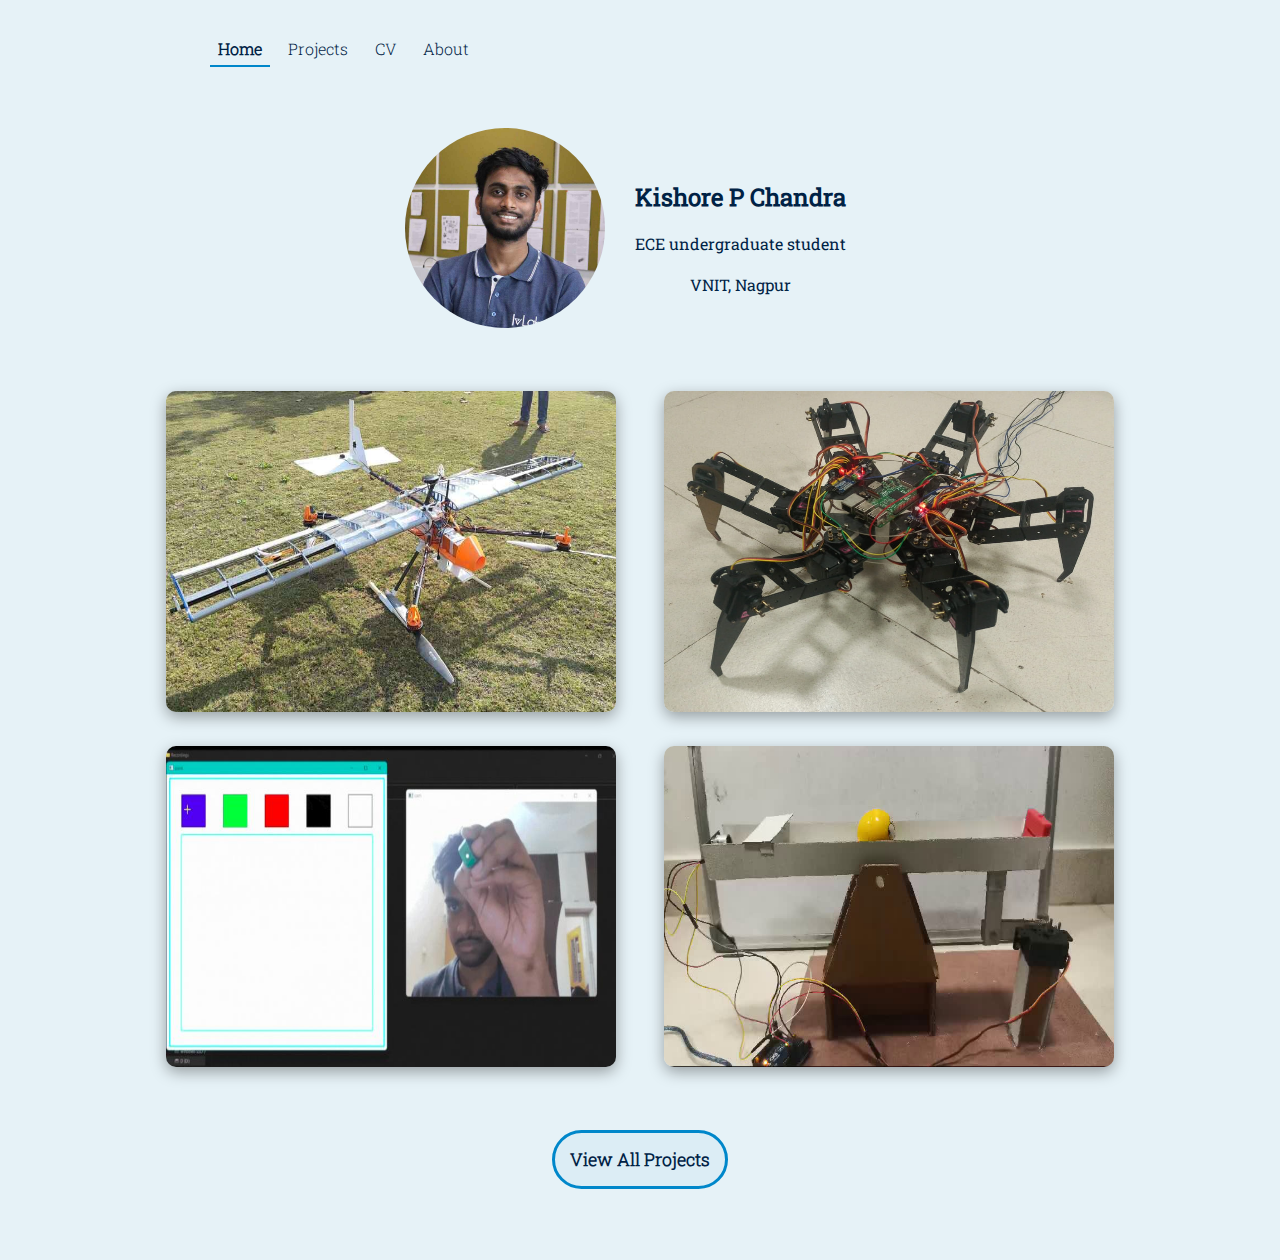
<file: index.html>
<!DOCTYPE html>
<html>
  <head>
    <title>Kishore's Portfolio</title>
    <meta name="viewport" content="width=device-width, initial-scale=1.0" />
    <link rel="stylesheet" href="style.css" />
  </head>
  <body>

    <header>
      <div class="nav_container">
       <a class="nav_buttons" href="index.html"><div class="nav_item"><div class="active">Home</div></div></a>
       <a class="nav_buttons" href="projects.html"><div class="nav_item">Projects</div></a>
        <a class="nav_buttons"
            href="https://drive.google.com/file/d/14_1UkNv0F2eDc0gkDoD9o1ysf11jDJ4R/view?usp=sharing"
            target="_blank"><div class="nav_item">CV</div></a>
        <a class="nav_buttons" href="about_me.html"><div class="nav_item">About</div></a></div>
    </header>

    <main>
      <div class="intro">
        <div id="my_image"></div>
        <div class="description">
          <div class="details" id="name">Kishore P Chandra</div>
          <div class="details">ECE undergraduate student</div>
          <div class="details">VNIT, Nagpur</div>
          <!-- <div class="description_2"> place_holder</div> -->
        </div>
      </div>
      <!-- <div class="project_list"> -->
        <div class="project_grid">
          <a class="figure" href="projects/vtol/vtol.html" 
            style="background-image: url('projects/vtol/images/src_img_LowRes.jpg');"> 
            <div class="project_description_home"><b>VTOL</b> 
            <br> A vertical take off and landing aircraft designed to carry a payload of upto 250g.  
          </div>
        </a>

          <a class="figure" href="projects/hexapod/hexapod.html"
            style="background-image: url('projects/hexapod/images/src_img_2_LowRes.jpg');"> 
            <div class="project_description_home"><b>Hexapod</b> 
              <br> A six-legged robot capable of omni-directional locomotion and inertial stabilization. 
            </div>
          </a>
         
          <a class="figure" href="projects/air_canvas/air_canvas.html" 
            style="background-image: url('projects/air_canvas/images/src_img_LowRes.jpg');"> 
            <div class="project_description_home"><b>Air Canvas</b> 
              <br> An application that tracks the motion of a colored object and maps it onto a virtual canvas.  
            </div>
          </a>

          <a class="figure" href="projects/ball_beam_system/ball_beam_system.html"
          style="background-image: url('projects/ball_beam_system/images/src_img_LowRes.jpg');"> 
          <div class="project_description_home"><b>Ball and Beam system</b> 
            <br> A control system that tries to balance a ball in the center of the beam. 
          </div>
          </a>

        </div>
      <!-- </div> -->
      <a class="custom_button" id="view_all_projects" href="projects.html">  View All Projects </a>
    </main>
  </body>
</html>
</file>
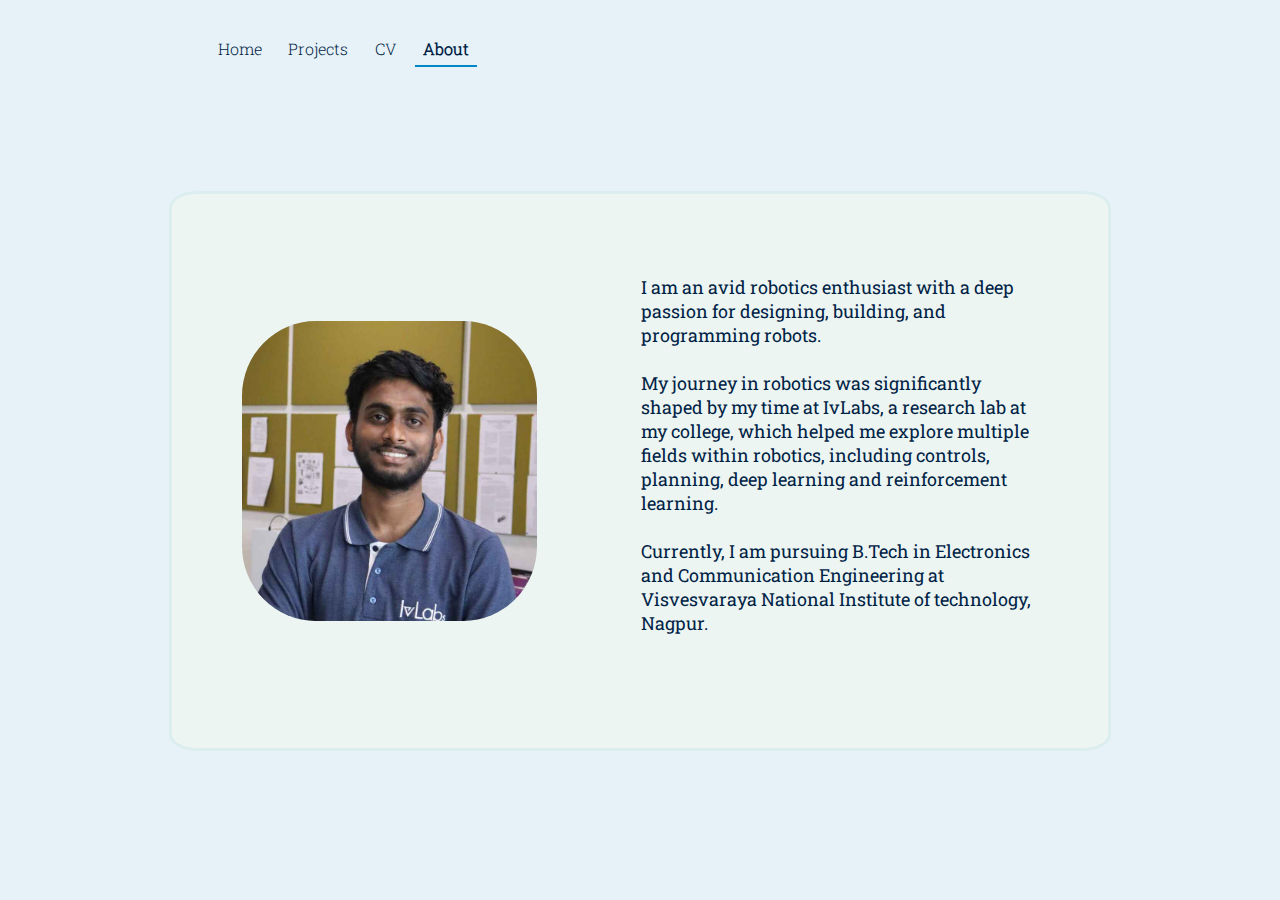
<file: about_me.html>
<!DOCTYPE html>
<html>
  <head>
    <title>Kishore's Portfolio</title>
    <meta name="viewport" content="width=device-width, initial-scale=1.0" />
    <link rel="stylesheet" href="style.css" />
  </head>
  <body>
    <header>
      <div class="nav_container">
        <a class="nav_buttons" href="index.html"><div class="nav_item">Home</div></a>
        <a class="nav_buttons" href="projects.html"><div class="nav_item">Projects</div></a>
        <a class="nav_buttons" 
            href="https://drive.google.com/file/d/14_1UkNv0F2eDc0gkDoD9o1ysf11jDJ4R/view?usp=sharing"
            target="_blank"><div class="nav_item">CV</div></a>
        <a class="nav_buttons" href="about_me.html"><div class="nav_item"><div class="active">About</div></div></a></div>
    </header>
    <main>
      <div class = about_me_container>
        <div id="my_image_about"></div>
      <div class="about_me_info">
        <ul>
          
        I am an avid robotics enthusiast with a deep passion for designing, building, and programming robots. <br> <br>
        My journey in robotics was significantly shaped by my time at IvLabs, a research lab at my college, which helped me explore multiple fields within robotics, including 
        controls, planning, deep learning and reinforcement learning. <br> <br>
        Currently, I am pursuing B.Tech in Electronics and Communication Engineering at Visvesvaraya National Institute of technology, Nagpur.
      </ul>
      </div>
      </div>
    </main>
  </body>
</html>
</file>
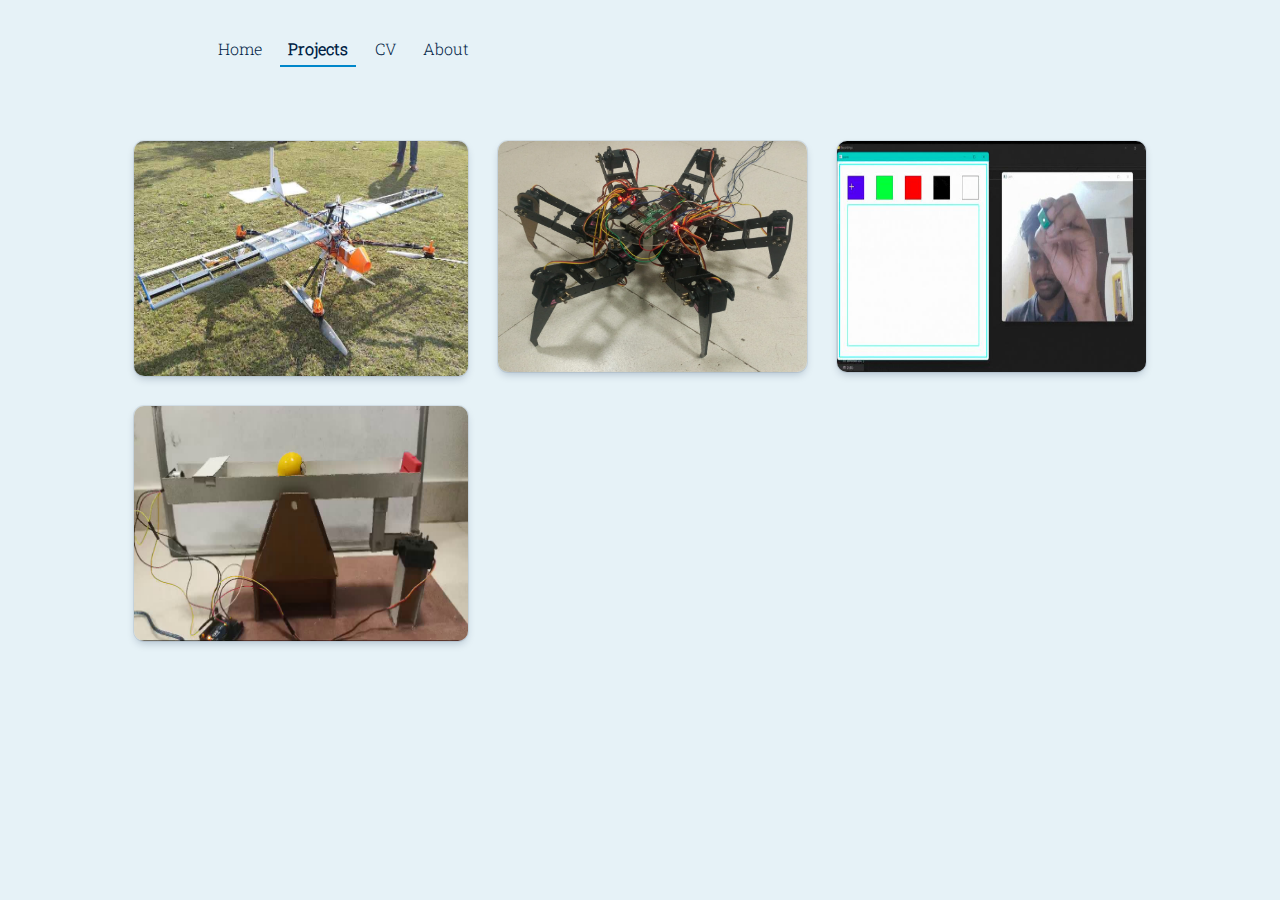
<file: projects.html>
<!DOCTYPE html>
<html>
  <head>
    <title>Kishore's Portfolio</title>
    <meta name="viewport" content="width=device-width, initial-scale=1.0" />
    <link rel="stylesheet" href="style.css" />
  </head>
  <body>
    <header>
      <div class="nav_container">
        <a class="nav_buttons" href="index.html"><div class="nav_item">Home</div></a>
        <a class="nav_buttons" href="projects.html"><div class="nav_item"><div class="active">Projects</div></div></a>
        <a class="nav_buttons"
            href="https://drive.google.com/file/d/14_1UkNv0F2eDc0gkDoD9o1ysf11jDJ4R/view?usp=sharing"
            target="_blank"><div class="nav_item">CV</div></a>
        <a class="nav_buttons" href="about_me.html"><div class="nav_item">About</div></a></div>
    </header>
    <main>
      <div class="project_grid" id="project_page_grid">
        <a class="figure" href="projects/vtol/vtol.html" 
        style="background-image: url('projects/vtol/images/src_img_LowRes.jpg');"> 
        <div class="project_description_home"><b>VTOL</b> 
        <br> A vertical take off and landing aircraft designed to carry a payload of upto 250g.  
      </div>
    </a>

      <a class="figure" href="projects/hexapod/hexapod.html"
        style="background-image: url('projects/hexapod/images/src_img_2_LowRes.jpg');"> 
        <div class="project_description_home"><b>Hexapod</b> 
          <br> A six-legged robot capable of omni-directional locomotion and inertial stabilization. 
        </div>
      </a>
     
      <a class="figure" href="projects/air_canvas/air_canvas.html" 
        style="background-image: url('projects/air_canvas/images/src_img_LowRes.jpg');"> 
        <div class="project_description_home"><b>Air Canvas</b> 
          <br> An application that tracks the motion of a colored object and maps it onto a virtual canvas.  
        </div>
      </a>

      <a class="figure" href="projects/ball_beam_system/ball_beam_system.html"
      style="background-image: url('projects/ball_beam_system/images/src_img_LowRes.jpg');"> 
      <div class="project_description_home"><b>Ball and Beam system</b> 
        <br> A control system that tries to balance a ball in the center of the beam. 
      </div>
      </a>      
    </div>
    </main>
  </body>
</html>
</file>
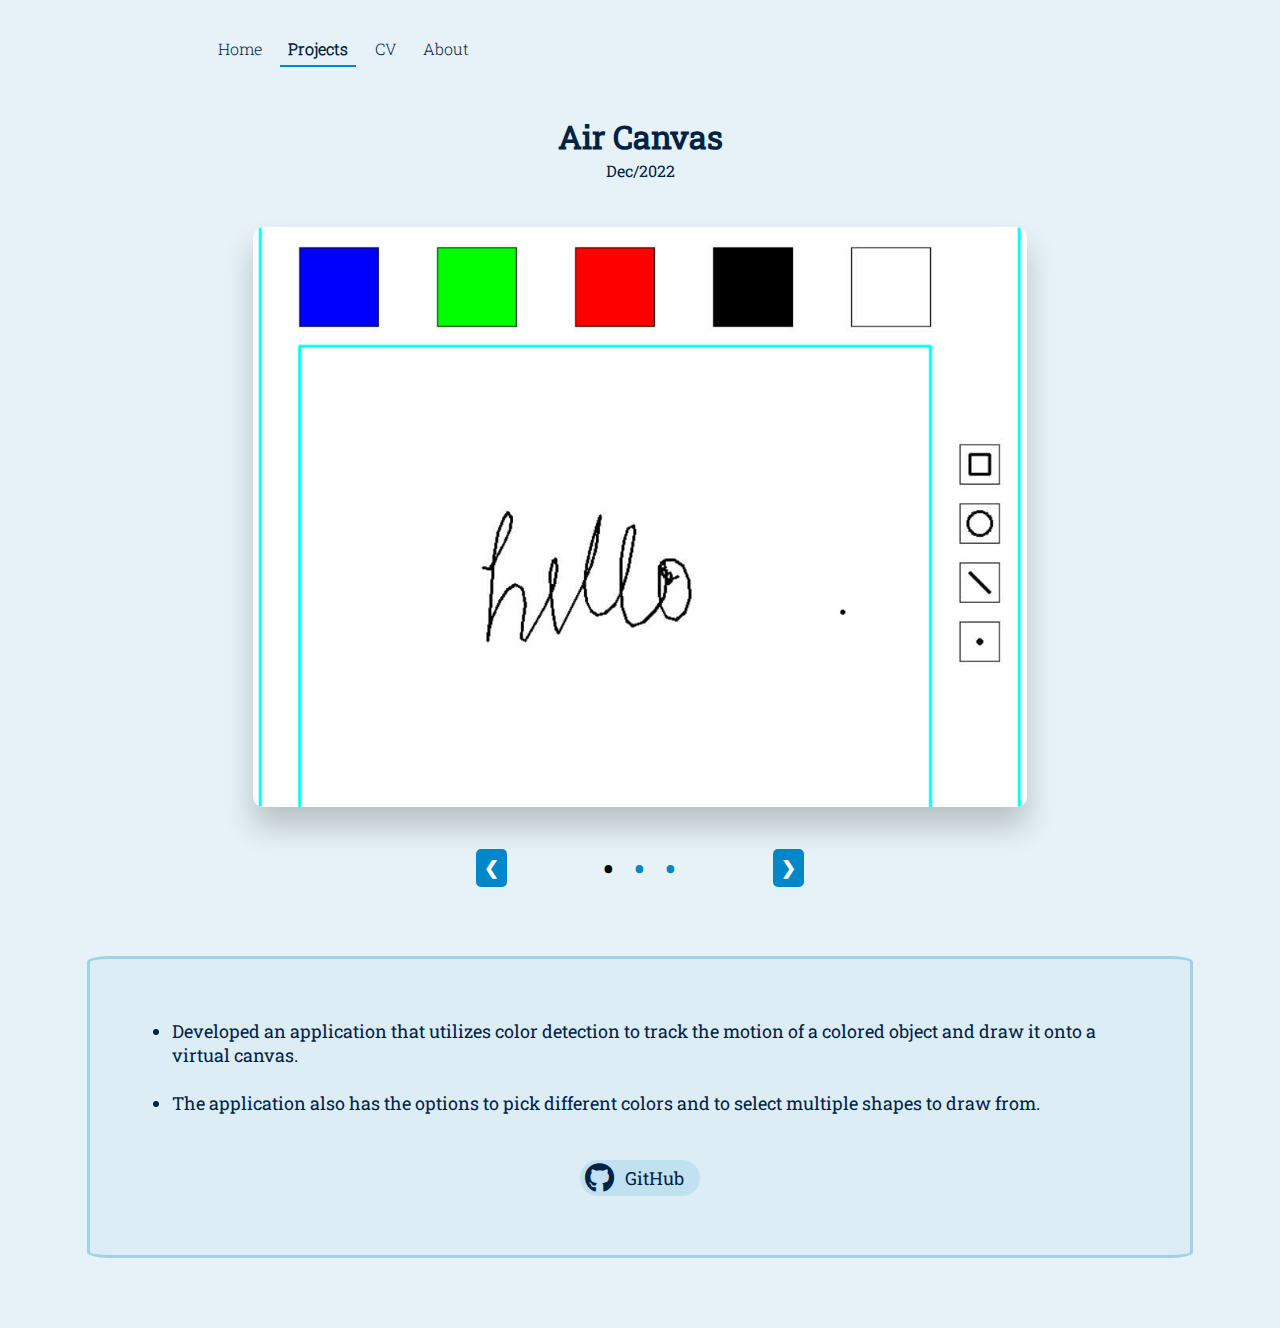
<file: projects/air_canvas/air_canvas.html>
<!DOCTYPE html>
<html>
  <head>
    <title>Kishore's Portfolio</title>
    <meta name="viewport" content="width=device-width, initial-scale=1.0" />
    <link rel="stylesheet" href="../../style.css" />
    <link rel="stylesheet" href="../project_template.css" />
    <link rel="stylesheet" href="https://use.fontawesome.com/releases/v5.6.1/css/all.css">
    <script src="https://ajax.googleapis.com/ajax/libs/jquery/3.5.1/jquery.min.js"></script>
    
  </head>
  <body>
    <script src="../project_template.js" defer></script> 
    <header>
      <div class="nav_container">
        <a class="nav_buttons" href="../../index.html"><div class="nav_item">Home</div></a>
        <a class="nav_buttons" href="../../projects.html"><div class="nav_item"><div class="active">Projects</div></div></a>
        <a class="nav_buttons"
            href="https://drive.google.com/file/d/14_1UkNv0F2eDc0gkDoD9o1ysf11jDJ4R/view?usp=sharing"
            target="_blank"><div class="nav_item">CV</div></a>
        <a class="nav_buttons" href="../../about_me.html"><div class="nav_item">About</div></a></div>
    </header>
    
    <main>
        <div class="project_description">
            <div id="name"> Air Canvas</div>
            <div id="data">Dec/2022</div>
            <div id="project_header" > 
            <div id="scroll_container">
            <div id="project_image_scroll" >
                <img class="project_image" src="images/src_img_2_LowRes.jpg" alt="Could not load image"/>
                <!-- <img class="project_image" src="images/src_img_LowRes.jpg" alt="Could not load image"/> -->
                <img class="project_image" src="images/src_img_3_LowRes.jpg" alt="Could not load image"/>

                <video class="project_image" autoplay loop muted>
                    <source src="images/air_canvas_hello.mp4" type="video/mp4">
                    Your browser does not support the video format.
                </video> 
            </div>
            <div id="scroll_buttons">
                <button id="slideLeft" type="button"> &#10094</button>
                <div id="scroll_dot">
                    <var id="num_images" style="display: none;" >3</var>
                    <div id="1" class="dot">&#8226</div>
                    <div id="2" class="dot">&#8226</div>
                    <div id="3" class="dot">&#8226</div>
                    <!-- <div id="4" class="dot">&#8226</div> -->
                </div>
                <button id="slideRight" type="button"> &#10095 </button>
            </div>
            </div>
            <div id="project_details">
                <div id="project_points"> 
                <ul>
                  <li>Developed an application that utilizes color detection to track the motion of a colored object and draw it onto a virtual canvas.</li><br>
                  <li>The application also has the options to pick different colors and to select multiple shapes to draw from.</li>
                </ul>
                </div>
              <div class="project_links">
                <a class="project_link"  href="https://github.com/k1sh0re/Air_Canvas" target="_blank">
                  <i class="fab fa-github" style='font-size:30px'></i>
                  <div class="link_name" >GitHub</div>
                </a>
                <!-- <a class="project_link"  href="https://youtu.be/rR-bNVElDwI" target="_blank">
                  <i class="fab fa-youtube" style='font-size:30px'></i>
                  <div class="link_name" >YouTube</div>
                </a> -->

              </div>
            </div>
            </div>
            
    </div>
    </main>
  </body>
</html>
</file>
<file: style.css>
@font-face {
  src: url("fonts/RobotoSlab-Light.ttf");
  font-family: RobotoSlab_light;
}

@font-face {
  src: url("fonts/RobotoSlab-Regular.ttf");
  font-family: RobotoSlab_regular;
}

@font-face {
  src: url("fonts/RobotoSlab-Thin.ttf");
  font-family: RobotoSlab_thin;
}

body {
  background-color: #e6f2f7;
  color: #002245;
  font-family: RobotoSlab_regular,  sans-serif;
  display: flex;
  flex-direction: column;
}

header {
  height: 20%;
  font-family: RobotoSlab_light, sans-serif;
  /* position: -webkit-sticky;
    position: sticky;   
    top: 0; */
  display: flex;
  flex-direction: row;
  padding: 10px;
  z-index: 1000;
}

/* Sets style for navigation buttons on top left */

.nav_container {
  display: flex;
  margin-left: 15%;
  margin-top: 1%;
  width: 100%;
}
.nav_buttons {
  display: flex;
  color: #002245;
  align-items: center;
  margin: 0% 0.5%;
  padding: 8px;
  position: relative;
}

/* Sets the properties for hyper links */
a {
  text-decoration: none;
  color:inherit;
}

.nav_item::after {
  content: "";
  position: absolute;
  width: 100%;
  transform: scaleX(0);
  height: 2px;
  bottom: 0;
  left: 0;
  background-color: #002245;
  transform-origin: bottom right;
  transition: transform 0.25s ease-out;
}
.nav_item:hover::after {
  transform: scaleX(1);
  transform-origin: bottom left;
  color: #002245;
}

.active::after {
  content: "";
  position: absolute;
  width: 100%;
  transform: scaleX(1);
  height: 2px;
  bottom: 0;
  left: 0;
  background-color: #0087ca;
}

.active {
  font-weight: bold;
}

/* Sets the style for main part of the body */
main {
  display: flex;
  flex-direction: column;
  align-items: center;
  justify-items: center;
  margin-top: 4%;

}
.intro {
  display: flex;
  flex-flow: row wrap;
  align-items: center;
  justify-content: center;
  animation: fade-in ease 0.5s;
  animation-iteration-count: 1;
  animation-fill-mode: forwards;

}

@keyframes fade-in {
  0% {
    opacity: 0;
  }
  100% {
    opacity: 1;
  }
}

#my_image {
  height: 200px;
  width: 200px;
  margin: 20px, 5px;
  border-radius: 50%;
  background-image: url("images/meLowRes.jpg");
  background-size: 100% 100%;
  background-position: center; 
}

.description {
  display: flex;
  flex-direction: column;
  align-items: center;
  justify-content: center;
  margin-top: 20px;
}

.details {
  margin: 10px 30px;
}

#name {
  font-weight: bold;
  font-size: x-large;
}

.project_grid {

  width: 75%;
  display: grid;
  grid-template-columns: 47.5% 47.5%;
  gap: 5%;
  margin-top: 5%;
  animation: fade-in ease-in 0.15s;
  animation-iteration-count: 1;
  animation-fill-mode: forwards;
}

.figure {
  width: 100%;
  height: auto;
  max-height: 100%; 
  display: flex;
  flex-direction: column;
  overflow: hidden;
  margin: 0;
  aspect-ratio: 4/3;
  border-radius: 10px;
  align-items: center;
  justify-content:end;
  box-shadow: rgba(0, 0, 0, 0.35) 0px 5px 15px;
  background-size: 100% 100%;
  background-position: center; 
  transition: background-size 0.2s;}

.figure:hover{
  background-size: 110% 110%;; 
}

.figure:hover .project_description_home{
    visibility: visible;
    animation:  0.25s slide-up;
}
@keyframes slide-up {
  from {
    margin-bottom: -5%;
  }
  to {
    margin-bottom: 0%;
  }
}
.project_description_home {
    visibility: hidden;
    text-align: center;
    width: 100%;
    background-color:rgba(240, 248, 255, 0.7);
    padding: 2%;
}

#project_page_grid{
  grid-template-columns: 33% auto auto;
  gap: 3%;
  row-gap: 6%;
  margin-top: 1%;
  /* justify-content: center; */
  width: 80%;

}

#project_page_grid .figure{
  box-shadow: rgba(9, 30, 66, 0.25) 0px 4px 8px -2px, rgba(9, 30, 66, 0.08) 0px 0px 0px 1px;  font-size: 110%;
}

.custom_button{
  font-size: 110%;
  font-family: RobotoSlab_light, sans-serif;
  font-weight: bold;
  padding: 15px;
  margin: 5%;
  border: #0087ca solid ;
  background-color:#0087ca0b  ;
  border-radius: 30px;
  transition: font-size 0.2s;
}

.custom_button:hover{
  font-size: 120%;
} 


.about_me_container{
  margin-top: 5%;
  display: flex;
  width: 70%;
  height: auto;
  flex-direction: row;
  align-self: center;
  justify-content: center;
  align-items: center;
  background-color:#fdfce74d ;
  border-radius: 3% 3% 3% 3%  !important;
  border-style: solid;
  border-color: #0087ca11;
  padding: 2%;
  animation: fade-in ease 0.5s;
  animation-iteration-count: 1;
  animation-fill-mode: forwards;
}

#my_image_about {
  height: 300px;
  width: 300px;
  margin: 0px, 5px;
  margin-left: 5%;
  border-radius: 25% 25%;
  background-image: url("images/meLowRes.jpg");
  background-size: 100% 100%;
  background-position: center; 
}

.about_me_info{
  width: 50%;
  /* margin: 20px 10%; */

  display: flex;
  /* flex-direction: column; */
  flex-direction: column;
  align-items: center;
  justify-content: center;
  margin: 2% 3% 0 5%;
  margin-bottom: 50px;
  font-size: large;
  overflow-x: hidden;
  padding: 20px;
}





@media only screen and (max-width: 700px) {
  .header {
    display: flex;
    flex-direction: row;
  }
  .nav_container {
    display: flex;
    margin-left: 0%;
    margin-top: 1%;
    justify-content: center;
  }
  .nav_buttons {
    margin: 0% 2%;
  }

  .project_description_home{
    visibility: visible;
    font-size:80%;
}
}
@media only screen and (max-width: 1000px) {
  .project_grid {
    display: grid;
    grid-template-columns: 100%;
    grid-template-rows: auto;
    margin-bottom: 5%;
    margin-top: 10%;
    justify-self: stretch;
  }

  #project_page_grid{
    display: grid;
    grid-template-columns: 100%;
    grid-template-rows: auto;
    margin-bottom: 5%;
    margin-top: 5%;
    justify-self: stretch;
    row-gap: 3%;
  }
}

@media only screen and (max-width: 1000px) {
  .about_me_container{
    margin-top: 2%;
    flex-direction: column;  }
  

  .about_me_info{
    width: 90%;}

    #my_image_about {
    margin-top: 100px;
    }
  }
</file>
<file: projects/project_template.css>
main {
    display: flex;
    flex-direction: column;
    align-items: center;
    justify-items: center;
    margin-top: 1%;
  }

.project_description {
    display: flex;
    flex-direction: column;
    width: 100%;
    align-items: center;
    justify-content: center;
    animation: fade-in ease 0.5s;
    animation-iteration-count: 1;
    animation-fill-mode: forwards;
    overflow-x: hidden;
    max-width: 100%;
}

#name{
    font-weight: bold;
    font-size: xx-large;
    margin-top: 1%;
    margin-bottom: 2px;
}
#project_header{
    display: flex;
    max-width: 95%;
    flex-direction: row;
    align-items: center;
    justify-content: space-between;
    margin: 1% 0%;

}

#project_details {
    display: flex;
    /* flex-direction: column; */
    flex-direction: column;
    align-items: center;
    justify-content: center;
    margin: 0% 5%;
    margin-bottom: 50px;
    font-size: large;
    overflow-x: hidden;
    width: 45%;
    height: 100%;
    background-color:#0087ca0b  ;
    border-radius: 2%;
    border-style: solid;
    border-color: #0087ca48;
    
}
#project_points{
    padding: 3%;
}


.project_links{
    display: flex;
    flex-direction: row;
    align-items: center;
    justify-content: center;
    margin-bottom: 5%;
    height: 25px;
    
    
}
.project_link{
    display: flex;
    flex-direction: row;
    align-items: center;
    justify-content: center;
    height: 100%;
   
    font-size: 100%;
    margin: 0% 3%; 
    padding: 5%;
    border-radius: 25px;
    text-align: center;
    /* transition: font-size  0.2s; */
    transition: background-color 0.2s;
    background-color: #0087ca1f;
    color: #002245;

}



.project_link:hover{
    /* font-size: 105%; */
    background-color: #0087ca3f;
  }

  
.link_name{
    margin: 5px ;
    width: 70px;
}

#scroll_container{
    display: flex;
    flex-direction: column;
    align-items: center;
    justify-content: center;
    width: 50%;

}

#project_image_scroll {
    margin: 4%;
    /* display: flex; */
    overflow-x: auto; 
    overflow-y: hidden; 
    white-space: nowrap; 
    scroll-snap-type: x mandatory;
    -ms-overflow-style: none; 
    scrollbar-width: none;
    border-radius: 10px !important;
    box-shadow: rgba(0, 0, 0, 0.2) 0px 20px 30px;
}

#project_image_scroll::-webkit-scrollbar {
    display: none; 
  }

.project_image {
    scroll-snap-align: center;
    /* max-height: vh; */
    width: 100%;
    aspect-ratio: 4/3;
    /* margin:0; */
    vertical-align:top;
    object-fit: cover !important;
    border-radius: 10px !important;
  }


.fade {
    animation: fade-in ease 0.4s;
    animation-iteration-count: 1;
    animation-fill-mode: forwards;
  }

@keyframes fade-in {
    0% {
      opacity: 0;
    }
    100% {
      opacity: 1;
    }
  }

#scroll_buttons{
    display: flex;
    flex-direction: row;
    align-items: center;
    justify-content: center;
    width: 100%;
  }


#scroll_buttons button{
    margin: 1%;
    padding: 8px;
    font-size: large;
    font-weight: bold;
    background-color: #0087ca;
    color: white;
    border: none;
    border-radius: 5px;
    cursor: pointer;
    transition: background-color 0.2s ,scale 0.2s;
    /* transition: 0.4s; */
}

#scroll_buttons button:hover{
    background-color: #002245;
    scale: 1.05;
}
#scroll_dot{
    width: 150px;
    display: flex;
    flex-direction: row;
    align-items: center;
    justify-content: center;
    margin: 1%;
    font-weight: bolder ;
    font-size: xx-large;
    color: #0087ca;
    margin: 0 50px;
    -webkit-user-select: none; 
    -ms-user-select: none; 
    user-select: none; 
      
}

.dot{
    margin: 0 10px;
}


@media only screen and (max-width: 1500px) {
    #name{
      margin-top: 25px ;
    }
    #project_header {
      display: flex;
      flex-direction: column;
    }
    #scroll_container{
        width: 70%;
    }
    #project_details {
      width: 90%;
      margin-top: 5%;
      padding: 10px;
    }
  }

@media only screen and (max-width: 1000px) {
    #scroll_container{
      width: 90%;
    }
  }
</file>
